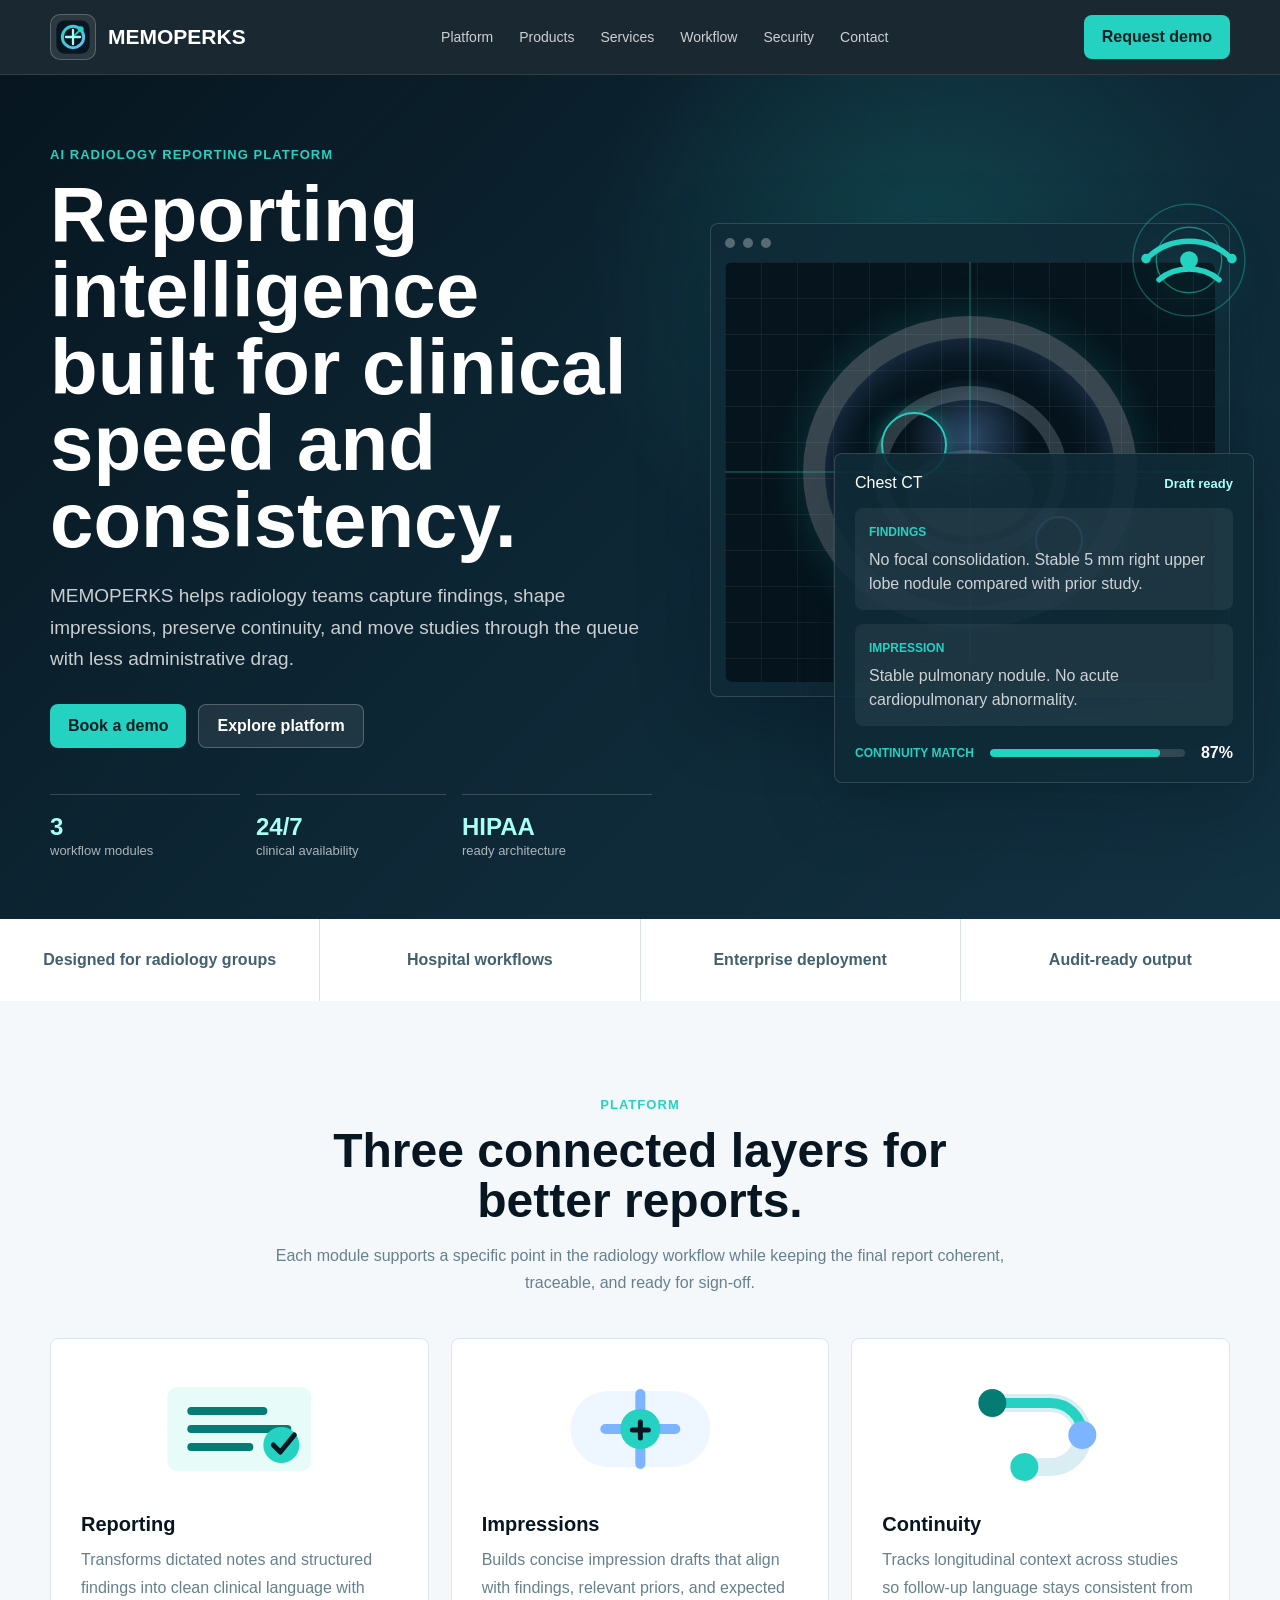
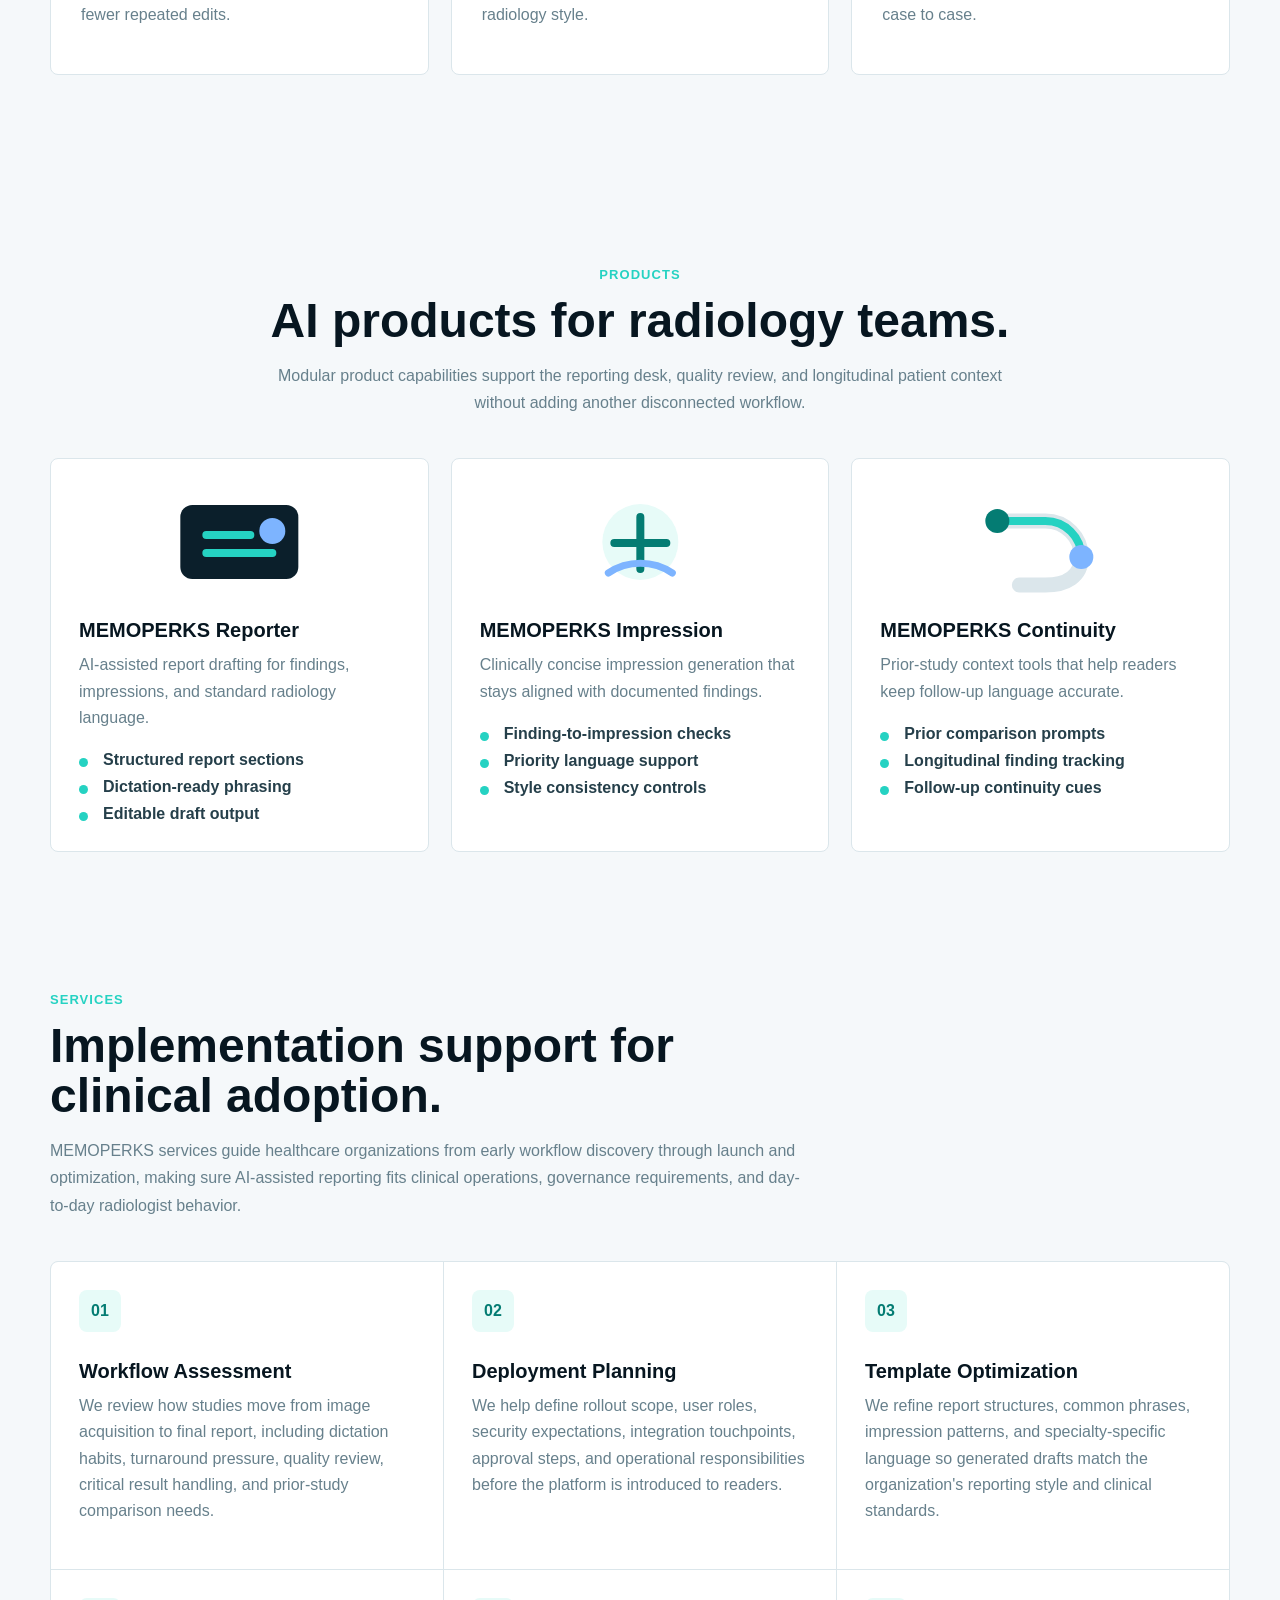
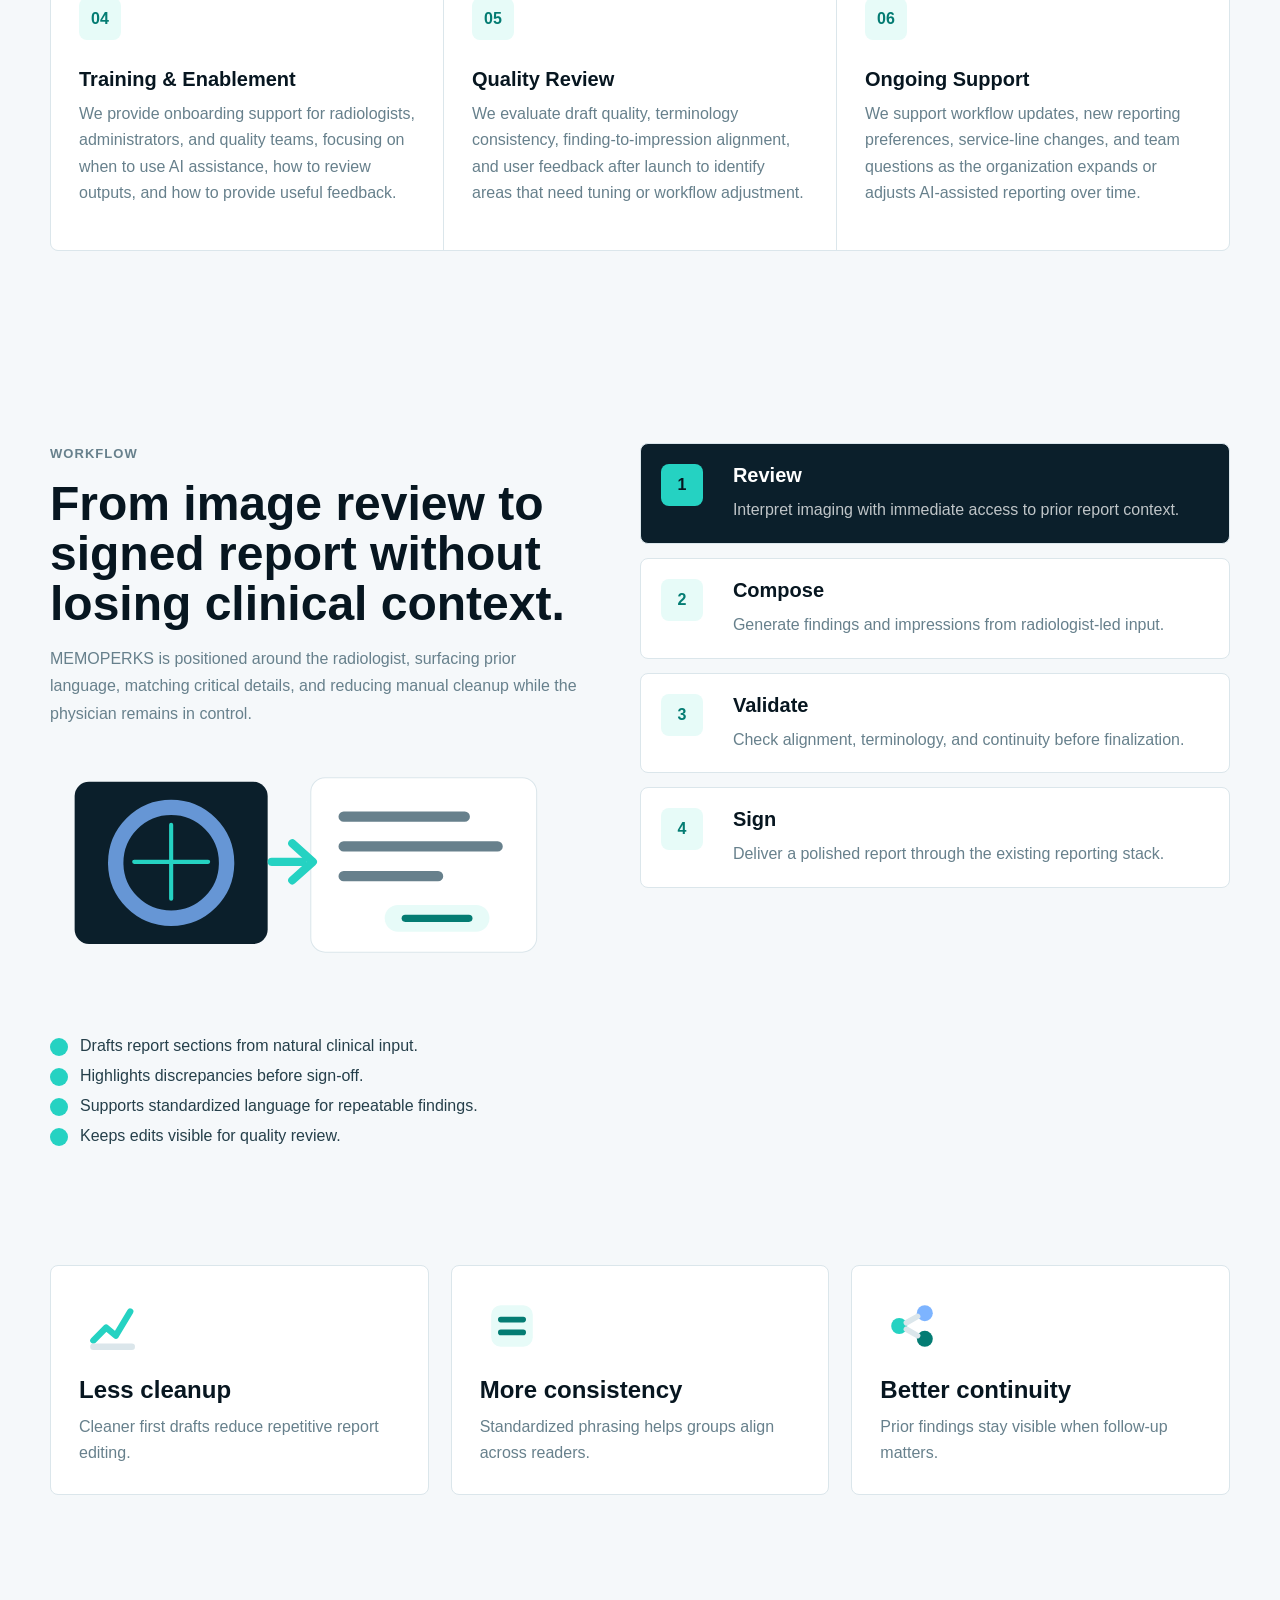
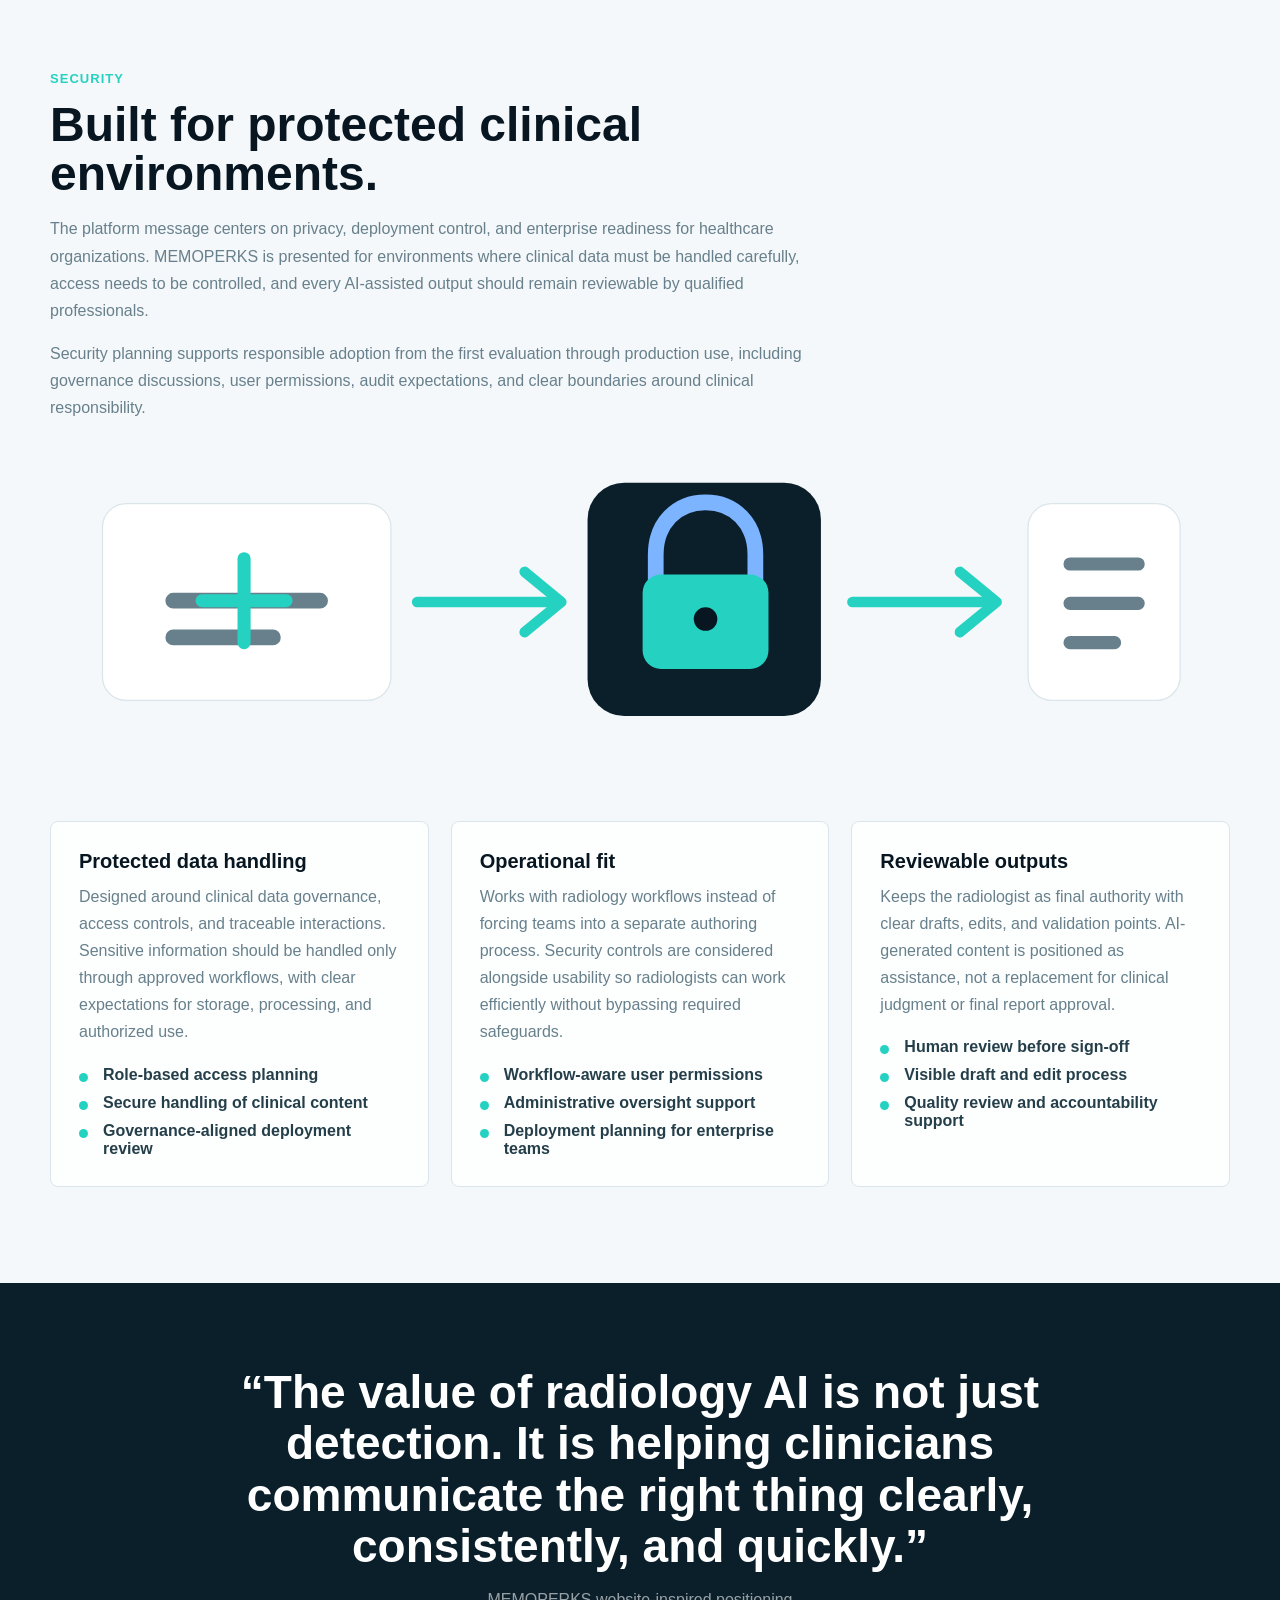
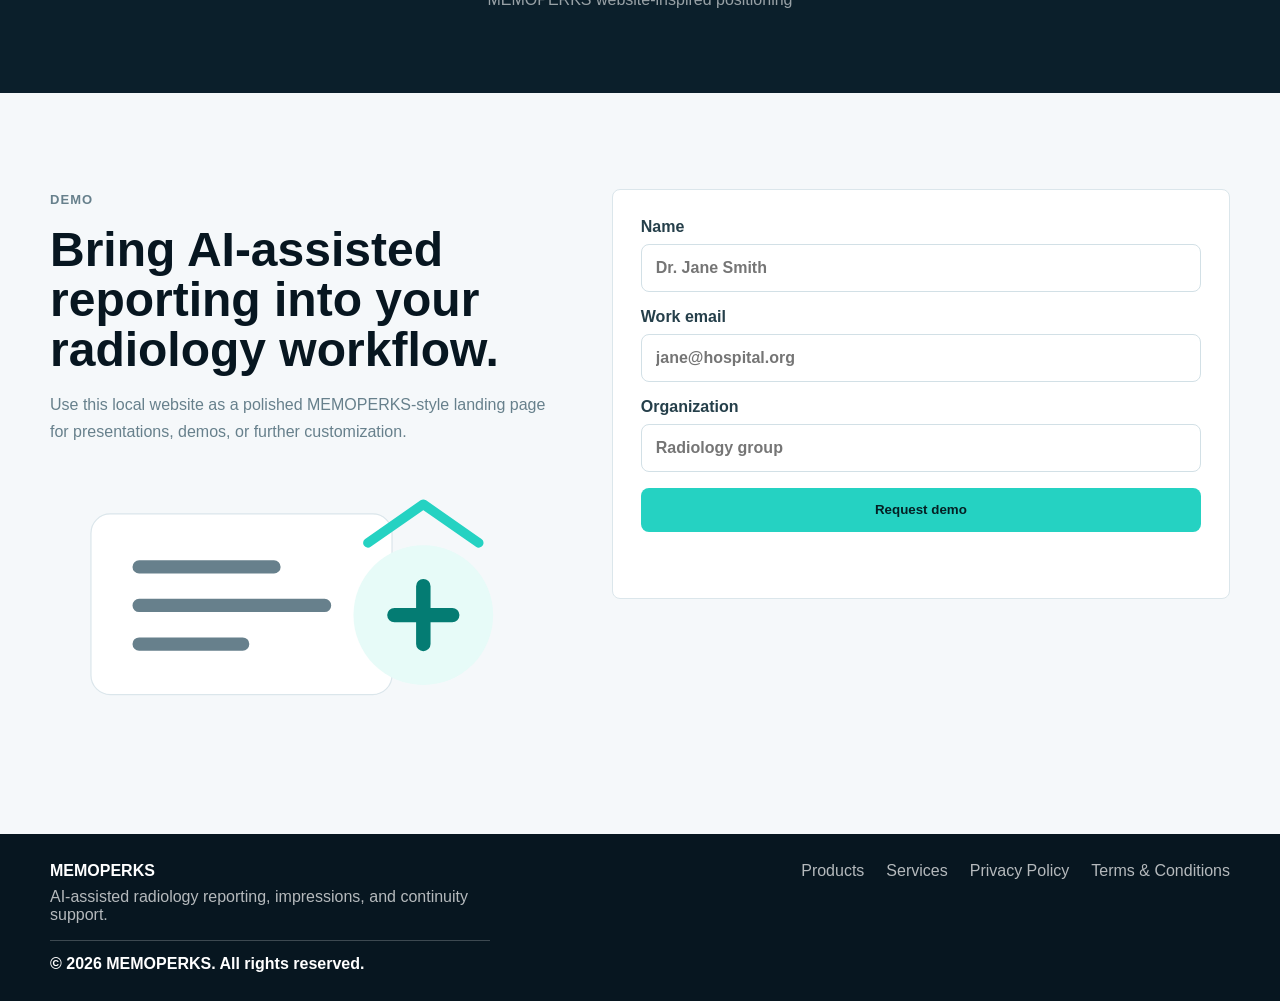
<file: index.html>
<!DOCTYPE html>
<html lang="en">
<head>
  <meta charset="UTF-8">
  <meta name="viewport" content="width=device-width, initial-scale=1.0">
  <title>MEMOPERKS | Radiology Reporting Intelligence</title>
  <link rel="stylesheet" href="styles.css">
</head>
<body>
  <header class="site-header">
    <nav class="nav-shell" aria-label="Primary navigation">
      <a class="brand" href="index.html#top" aria-label="MEMOPERKS home">
        <span class="brand-box"><img src="logo.svg" alt=""></span>
        <span class="brand-name">MEMOPERKS</span>
      </a>
      <button class="nav-toggle" type="button" aria-expanded="false" aria-controls="site-menu">
        <span></span>
        <span></span>
        <span></span>
      </button>
      <div class="nav-menu" id="site-menu">
        <a href="index.html#platform">Platform</a>
        <a href="index.html#products">Products</a>
        <a href="index.html#services">Services</a>
        <a href="index.html#workflow">Workflow</a>
        <a href="index.html#security">Security</a>
        <a href="index.html#contact">Contact</a>
      </div>
      <a class="nav-cta" href="index.html#contact">Request demo</a>
    </nav>
  </header>

  <main id="top">
    <section class="hero-section">
      <div class="hero-grid">
        <div class="hero-copy">
          <p class="eyebrow">AI radiology reporting platform</p>
          <h1>Reporting intelligence built for clinical speed and consistency.</h1>
          <p class="hero-text">MEMOPERKS helps radiology teams capture findings, shape impressions, preserve continuity, and move studies through the queue with less administrative drag.</p>
          <div class="hero-actions">
            <a class="button primary" href="index.html#contact">Book a demo</a>
            <a class="button secondary" href="index.html#platform">Explore platform</a>
          </div>
          <div class="hero-stats" aria-label="Platform highlights">
            <div>
              <strong>3</strong>
              <span>workflow modules</span>
            </div>
            <div>
              <strong>24/7</strong>
              <span>clinical availability</span>
            </div>
            <div>
              <strong>HIPAA</strong>
              <span>ready architecture</span>
            </div>
          </div>
        </div>

        <div class="hero-product" aria-label="Radiology reporting interface preview">
          <div class="scan-panel">
            <div class="scan-toolbar">
              <span></span>
              <span></span>
              <span></span>
            </div>
            <div class="scan-display">
              <div class="scan-rings"></div>
              <div class="scan-finding finding-a"></div>
              <div class="scan-finding finding-b"></div>
              <div class="scan-crosshair"></div>
            </div>
          </div>
          <svg class="hero-orbit" viewBox="0 0 220 220" role="img" aria-label="AI signal illustration">
            <circle cx="110" cy="110" r="82" fill="none" stroke="currentColor" stroke-width="2" opacity=".35"/>
            <circle cx="110" cy="110" r="48" fill="none" stroke="currentColor" stroke-width="2" opacity=".55"/>
            <path d="M48 108c34-34 91-34 124 0M66 139c24-21 64-21 88 0" fill="none" stroke="currentColor" stroke-width="8" stroke-linecap="round"/>
            <circle cx="110" cy="110" r="13" fill="currentColor"/>
            <circle cx="47" cy="108" r="7" fill="currentColor"/>
            <circle cx="173" cy="108" r="7" fill="currentColor"/>
          </svg>
          <div class="report-panel">
            <div class="panel-heading">
              <span>Chest CT</span>
              <strong>Draft ready</strong>
            </div>
            <div class="report-row">
              <span>Findings</span>
              <p>No focal consolidation. Stable 5 mm right upper lobe nodule compared with prior study.</p>
            </div>
            <div class="report-row">
              <span>Impression</span>
              <p>Stable pulmonary nodule. No acute cardiopulmonary abnormality.</p>
            </div>
            <div class="confidence">
              <span>Continuity match</span>
              <div><i style="width: 87%"></i></div>
              <strong>87%</strong>
            </div>
          </div>
        </div>
      </div>
    </section>

    <section class="trust-band" aria-label="Trusted by healthcare teams">
      <span>Designed for radiology groups</span>
      <span>Hospital workflows</span>
      <span>Enterprise deployment</span>
      <span>Audit-ready output</span>
    </section>

    <section class="section" id="platform">
      <div class="section-heading">
        <p class="eyebrow">Platform</p>
        <h2>Three connected layers for better reports.</h2>
        <p>Each module supports a specific point in the radiology workflow while keeping the final report coherent, traceable, and ready for sign-off.</p>
      </div>
      <div class="feature-grid">
        <article class="feature-card">
          <svg class="card-illustration" viewBox="0 0 180 120" aria-hidden="true">
            <rect x="18" y="18" width="144" height="84" rx="10" fill="#e7fbf8"/>
            <path d="M42 42h72M42 60h96M42 78h58" stroke="#047c73" stroke-width="8" stroke-linecap="round"/>
            <circle cx="132" cy="76" r="18" fill="#25d2c2"/>
            <path d="m124 76 7 7 14-17" fill="none" stroke="#071620" stroke-width="5" stroke-linecap="round" stroke-linejoin="round"/>
          </svg>
          <h3>Reporting</h3>
          <p>Transforms dictated notes and structured findings into clean clinical language with fewer repeated edits.</p>
        </article>
        <article class="feature-card">
          <svg class="card-illustration" viewBox="0 0 180 120" aria-hidden="true">
            <rect x="20" y="22" width="140" height="76" rx="38" fill="#eef6ff"/>
            <path d="M55 60h70M90 25v70" stroke="#7db4ff" stroke-width="10" stroke-linecap="round"/>
            <circle cx="90" cy="60" r="20" fill="#25d2c2"/>
            <path d="M82 61h16M90 53v16" stroke="#071620" stroke-width="5" stroke-linecap="round"/>
          </svg>
          <h3>Impressions</h3>
          <p>Builds concise impression drafts that align with findings, relevant priors, and expected radiology style.</p>
        </article>
        <article class="feature-card">
          <svg class="card-illustration" viewBox="0 0 180 120" aria-hidden="true">
            <path d="M42 34h58c18 0 32 14 32 32s-14 32-32 32H74" fill="none" stroke="#d9edf2" stroke-width="18" stroke-linecap="round"/>
            <path d="M42 34h58c18 0 32 14 32 32" fill="none" stroke="#25d2c2" stroke-width="10" stroke-linecap="round"/>
            <circle cx="42" cy="34" r="14" fill="#047c73"/>
            <circle cx="132" cy="66" r="14" fill="#7db4ff"/>
            <circle cx="74" cy="98" r="14" fill="#25d2c2"/>
          </svg>
          <h3>Continuity</h3>
          <p>Tracks longitudinal context across studies so follow-up language stays consistent from case to case.</p>
        </article>
      </div>
    </section>

    <section class="product-service-section" id="products">
      <div class="section-heading">
        <p class="eyebrow">Products</p>
        <h2>AI products for radiology teams.</h2>
        <p>Modular product capabilities support the reporting desk, quality review, and longitudinal patient context without adding another disconnected workflow.</p>
      </div>
      <div class="product-grid">
        <article class="product-card">
          <svg class="product-svg" viewBox="0 0 150 110" aria-hidden="true">
            <rect x="16" y="18" width="118" height="74" rx="12" fill="#0b1f2b"/>
            <path d="M42 48h44M42 66h66" stroke="#25d2c2" stroke-width="8" stroke-linecap="round"/>
            <circle cx="108" cy="44" r="13" fill="#7db4ff"/>
          </svg>
          <h3>MEMOPERKS Reporter</h3>
          <p>AI-assisted report drafting for findings, impressions, and standard radiology language.</p>
          <ul>
            <li>Structured report sections</li>
            <li>Dictation-ready phrasing</li>
            <li>Editable draft output</li>
          </ul>
        </article>
        <article class="product-card">
          <svg class="product-svg" viewBox="0 0 150 110" aria-hidden="true">
            <circle cx="75" cy="55" r="38" fill="#e7fbf8"/>
            <path d="M49 56h52M75 30v52" stroke="#047c73" stroke-width="8" stroke-linecap="round"/>
            <path d="M43 86c19-13 45-13 64 0" fill="none" stroke="#7db4ff" stroke-width="7" stroke-linecap="round"/>
          </svg>
          <h3>MEMOPERKS Impression</h3>
          <p>Clinically concise impression generation that stays aligned with documented findings.</p>
          <ul>
            <li>Finding-to-impression checks</li>
            <li>Priority language support</li>
            <li>Style consistency controls</li>
          </ul>
        </article>
        <article class="product-card">
          <svg class="product-svg" viewBox="0 0 150 110" aria-hidden="true">
            <path d="M32 34h48c20 0 36 16 36 36S100 98 80 98H54" fill="none" stroke="#dbe6eb" stroke-width="15" stroke-linecap="round"/>
            <path d="M32 34h48c20 0 36 16 36 36" fill="none" stroke="#25d2c2" stroke-width="8" stroke-linecap="round"/>
            <circle cx="32" cy="34" r="12" fill="#047c73"/>
            <circle cx="116" cy="70" r="12" fill="#7db4ff"/>
          </svg>
          <h3>MEMOPERKS Continuity</h3>
          <p>Prior-study context tools that help readers keep follow-up language accurate.</p>
          <ul>
            <li>Prior comparison prompts</li>
            <li>Longitudinal finding tracking</li>
            <li>Follow-up continuity cues</li>
          </ul>
        </article>
      </div>
    </section>

    <section class="product-service-section services-band" id="services">
      <div class="section-heading align-left">
        <p class="eyebrow">Services</p>
        <h2>Implementation support for clinical adoption.</h2>
        <p>MEMOPERKS services guide healthcare organizations from early workflow discovery through launch and optimization, making sure AI-assisted reporting fits clinical operations, governance requirements, and day-to-day radiologist behavior.</p>
      </div>
      <div class="service-grid">
        <article>
          <span>01</span>
          <h3>Workflow Assessment</h3>
          <p>We review how studies move from image acquisition to final report, including dictation habits, turnaround pressure, quality review, critical result handling, and prior-study comparison needs.</p>
        </article>
        <article>
          <span>02</span>
          <h3>Deployment Planning</h3>
          <p>We help define rollout scope, user roles, security expectations, integration touchpoints, approval steps, and operational responsibilities before the platform is introduced to readers.</p>
        </article>
        <article>
          <span>03</span>
          <h3>Template Optimization</h3>
          <p>We refine report structures, common phrases, impression patterns, and specialty-specific language so generated drafts match the organization's reporting style and clinical standards.</p>
        </article>
        <article>
          <span>04</span>
          <h3>Training & Enablement</h3>
          <p>We provide onboarding support for radiologists, administrators, and quality teams, focusing on when to use AI assistance, how to review outputs, and how to provide useful feedback.</p>
        </article>
        <article>
          <span>05</span>
          <h3>Quality Review</h3>
          <p>We evaluate draft quality, terminology consistency, finding-to-impression alignment, and user feedback after launch to identify areas that need tuning or workflow adjustment.</p>
        </article>
        <article>
          <span>06</span>
          <h3>Ongoing Support</h3>
          <p>We support workflow updates, new reporting preferences, service-line changes, and team questions as the organization expands or adjusts AI-assisted reporting over time.</p>
        </article>
      </div>
    </section>

    <section class="workflow-section" id="workflow">
      <div class="workflow-copy">
        <p class="eyebrow">Workflow</p>
        <h2>From image review to signed report without losing clinical context.</h2>
        <p>MEMOPERKS is positioned around the radiologist, surfacing prior language, matching critical details, and reducing manual cleanup while the physician remains in control.</p>
        <svg class="section-illustration workflow-illustration" viewBox="0 0 520 250" role="img" aria-label="Radiology workflow illustration">
          <rect x="24" y="28" width="188" height="158" rx="14" fill="#0b1f2b"/>
          <circle cx="118" cy="107" r="54" fill="none" stroke="#7db4ff" stroke-width="15" opacity=".8"/>
          <path d="M82 106h72M118 70v72" stroke="#25d2c2" stroke-width="4" stroke-linecap="round"/>
          <rect x="254" y="24" width="220" height="170" rx="14" fill="#ffffff" stroke="#dbe6eb"/>
          <path d="M286 62h118M286 91h150M286 120h92" stroke="#67808c" stroke-width="10" stroke-linecap="round"/>
          <path d="M216 106h30" stroke="#25d2c2" stroke-width="8" stroke-linecap="round"/>
          <path d="m236 88 20 18-20 18" fill="none" stroke="#25d2c2" stroke-width="8" stroke-linecap="round" stroke-linejoin="round"/>
          <rect x="326" y="148" width="102" height="26" rx="13" fill="#e7fbf8"/>
          <path d="M346 161h62" stroke="#047c73" stroke-width="7" stroke-linecap="round"/>
        </svg>
        <ul class="check-list">
          <li>Drafts report sections from natural clinical input.</li>
          <li>Highlights discrepancies before sign-off.</li>
          <li>Supports standardized language for repeatable findings.</li>
          <li>Keeps edits visible for quality review.</li>
        </ul>
      </div>
      <div class="timeline" aria-label="Workflow steps">
        <div class="timeline-item active">
          <span>1</span>
          <div>
            <h3>Review</h3>
            <p>Interpret imaging with immediate access to prior report context.</p>
          </div>
        </div>
        <div class="timeline-item">
          <span>2</span>
          <div>
            <h3>Compose</h3>
            <p>Generate findings and impressions from radiologist-led input.</p>
          </div>
        </div>
        <div class="timeline-item">
          <span>3</span>
          <div>
            <h3>Validate</h3>
            <p>Check alignment, terminology, and continuity before finalization.</p>
          </div>
        </div>
        <div class="timeline-item">
          <span>4</span>
          <div>
            <h3>Sign</h3>
            <p>Deliver a polished report through the existing reporting stack.</p>
          </div>
        </div>
      </div>
    </section>

    <section class="section metrics-section">
      <div class="metric">
        <svg class="metric-svg" viewBox="0 0 80 80" aria-hidden="true">
          <path d="M18 58 34 42l12 10 18-30" fill="none" stroke="#25d2c2" stroke-width="8" stroke-linecap="round" stroke-linejoin="round"/>
          <path d="M18 66h48" stroke="#dbe6eb" stroke-width="8" stroke-linecap="round"/>
        </svg>
        <strong>Less cleanup</strong>
        <span>Cleaner first drafts reduce repetitive report editing.</span>
      </div>
      <div class="metric">
        <svg class="metric-svg" viewBox="0 0 80 80" aria-hidden="true">
          <rect x="14" y="14" width="52" height="52" rx="12" fill="#e7fbf8"/>
          <path d="M26 32h28M26 48h28" stroke="#047c73" stroke-width="7" stroke-linecap="round"/>
        </svg>
        <strong>More consistency</strong>
        <span>Standardized phrasing helps groups align across readers.</span>
      </div>
      <div class="metric">
        <svg class="metric-svg" viewBox="0 0 80 80" aria-hidden="true">
          <circle cx="24" cy="40" r="10" fill="#25d2c2"/>
          <circle cx="56" cy="24" r="10" fill="#7db4ff"/>
          <circle cx="56" cy="56" r="10" fill="#047c73"/>
          <path d="M33 36 47 28M33 44l14 8" stroke="#dbe6eb" stroke-width="7" stroke-linecap="round"/>
        </svg>
        <strong>Better continuity</strong>
        <span>Prior findings stay visible when follow-up matters.</span>
      </div>
    </section>

    <section class="security-section" id="security">
      <div class="section-heading align-left">
        <p class="eyebrow">Security</p>
        <h2>Built for protected clinical environments.</h2>
        <p>The platform message centers on privacy, deployment control, and enterprise readiness for healthcare organizations. MEMOPERKS is presented for environments where clinical data must be handled carefully, access needs to be controlled, and every AI-assisted output should remain reviewable by qualified professionals.</p>
        <p>Security planning supports responsible adoption from the first evaluation through production use, including governance discussions, user permissions, audit expectations, and clear boundaries around clinical responsibility.</p>
      </div>
      <svg class="section-illustration security-illustration" viewBox="0 0 900 260" role="img" aria-label="Healthcare security illustration">
        <rect x="40" y="44" width="220" height="150" rx="18" fill="#ffffff" stroke="#dbe6eb"/>
        <path d="M94 118h112M94 146h76" stroke="#67808c" stroke-width="12" stroke-linecap="round"/>
        <path d="M148 86v64M116 118h64" stroke="#25d2c2" stroke-width="10" stroke-linecap="round"/>
        <path d="M280 119h100" stroke="#25d2c2" stroke-width="8" stroke-linecap="round"/>
        <path d="m362 96 28 23-28 23" fill="none" stroke="#25d2c2" stroke-width="8" stroke-linecap="round" stroke-linejoin="round"/>
        <rect x="410" y="28" width="178" height="178" rx="28" fill="#0b1f2b"/>
        <path d="M462 103V83c0-24 16-40 38-40s38 16 38 40v20" fill="none" stroke="#7db4ff" stroke-width="12" stroke-linecap="round"/>
        <rect x="452" y="98" width="96" height="72" rx="14" fill="#25d2c2"/>
        <circle cx="500" cy="132" r="9" fill="#071620"/>
        <path d="M612 119h100" stroke="#25d2c2" stroke-width="8" stroke-linecap="round"/>
        <path d="m694 96 28 23-28 23" fill="none" stroke="#25d2c2" stroke-width="8" stroke-linecap="round" stroke-linejoin="round"/>
        <rect x="746" y="44" width="116" height="150" rx="18" fill="#ffffff" stroke="#dbe6eb"/>
        <path d="M778 90h52M778 120h52M778 150h34" stroke="#67808c" stroke-width="10" stroke-linecap="round"/>
      </svg>
      <div class="security-grid">
        <div>
          <h3>Protected data handling</h3>
          <p>Designed around clinical data governance, access controls, and traceable interactions. Sensitive information should be handled only through approved workflows, with clear expectations for storage, processing, and authorized use.</p>
          <ul>
            <li>Role-based access planning</li>
            <li>Secure handling of clinical content</li>
            <li>Governance-aligned deployment review</li>
          </ul>
        </div>
        <div>
          <h3>Operational fit</h3>
          <p>Works with radiology workflows instead of forcing teams into a separate authoring process. Security controls are considered alongside usability so radiologists can work efficiently without bypassing required safeguards.</p>
          <ul>
            <li>Workflow-aware user permissions</li>
            <li>Administrative oversight support</li>
            <li>Deployment planning for enterprise teams</li>
          </ul>
        </div>
        <div>
          <h3>Reviewable outputs</h3>
          <p>Keeps the radiologist as final authority with clear drafts, edits, and validation points. AI-generated content is positioned as assistance, not a replacement for clinical judgment or final report approval.</p>
          <ul>
            <li>Human review before sign-off</li>
            <li>Visible draft and edit process</li>
            <li>Quality review and accountability support</li>
          </ul>
        </div>
      </div>
    </section>

    <section class="quote-section">
      <blockquote>
        “The value of radiology AI is not just detection. It is helping clinicians communicate the right thing clearly, consistently, and quickly.”
      </blockquote>
      <p>MEMOPERKS website-inspired positioning</p>
    </section>

    <section class="contact-section" id="contact">
      <div>
        <p class="eyebrow">Demo</p>
        <h2>Bring AI-assisted reporting into your radiology workflow.</h2>
        <p>Use this local website as a polished MEMOPERKS-style landing page for presentations, demos, or further customization.</p>
        <svg class="section-illustration contact-illustration" viewBox="0 0 420 220" role="img" aria-label="Demo request illustration">
          <rect x="34" y="34" width="250" height="150" rx="16" fill="#ffffff" stroke="#dbe6eb"/>
          <path d="M74 78h112M74 110h154M74 142h86" stroke="#67808c" stroke-width="11" stroke-linecap="round"/>
          <circle cx="310" cy="118" r="58" fill="#e7fbf8"/>
          <path d="M286 118h48M310 94v48" stroke="#047c73" stroke-width="12" stroke-linecap="round"/>
          <path d="M264 58 310 26l46 32" fill="none" stroke="#25d2c2" stroke-width="8" stroke-linecap="round" stroke-linejoin="round"/>
        </svg>
      </div>
      <form class="contact-form">
        <label>
          Name
          <input type="text" name="name" placeholder="Dr. Jane Smith">
        </label>
        <label>
          Work email
          <input type="email" name="email" placeholder="jane@hospital.org">
        </label>
        <label>
          Organization
          <input type="text" name="organization" placeholder="Radiology group">
        </label>
        <button class="button primary" type="submit">Request demo</button>
        <p class="form-note" role="status" aria-live="polite"></p>
      </form>
    </section>
  </main>

  <footer class="site-footer">
    <div>
      <span>MEMOPERKS</span>
      <p>AI-assisted radiology reporting, impressions, and continuity support.</p>
      <p class="copyright">&copy; 2026 MEMOPERKS. All rights reserved.</p>
    </div>
    <nav aria-label="Footer navigation">
      <a href="index.html#products">Products</a>
      <a href="index.html#services">Services</a>
      <a href="privacy.html">Privacy Policy</a>
      <a href="terms.html">Terms & Conditions</a>
    </nav>
  </footer>

  <script src="script.js"></script>
</body>
</html>
</file>
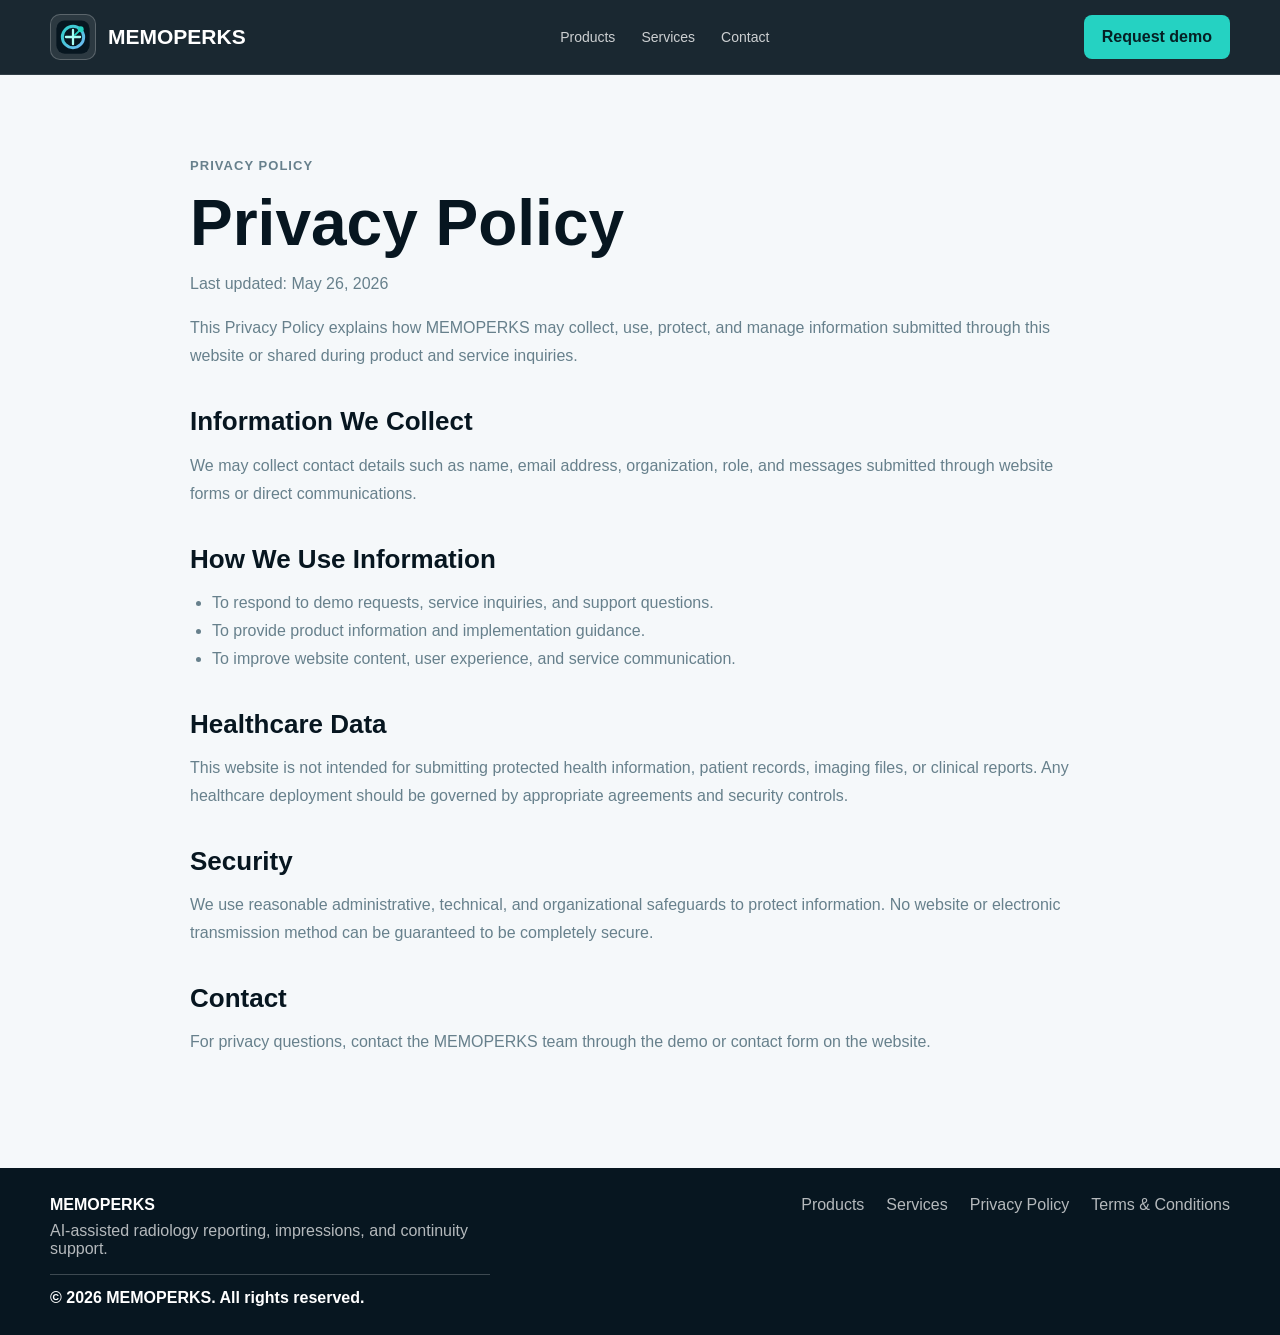
<file: privacy.html>
<!DOCTYPE html>
<html lang="en">
<head>
  <meta charset="UTF-8">
  <meta name="viewport" content="width=device-width, initial-scale=1.0">
  <title>Privacy Policy | MEMOPERKS</title>
  <link rel="stylesheet" href="styles.css">
</head>
<body>
  <header class="site-header">
    <nav class="nav-shell" aria-label="Primary navigation">
      <a class="brand" href="index.html">
        <span class="brand-box"><img src="logo.svg" alt=""></span>
        <span class="brand-name">MEMOPERKS</span>
      </a>
      <div class="nav-menu legal-nav">
        <a href="index.html#products">Products</a>
        <a href="index.html#services">Services</a>
        <a href="index.html#contact">Contact</a>
      </div>
      <a class="nav-cta" href="index.html#contact">Request demo</a>
    </nav>
  </header>

  <main class="legal-main">
    <p class="eyebrow">Privacy Policy</p>
    <h1>Privacy Policy</h1>
    <p>Last updated: May 26, 2026</p>
    <p>This Privacy Policy explains how MEMOPERKS may collect, use, protect, and manage information submitted through this website or shared during product and service inquiries.</p>

    <h2>Information We Collect</h2>
    <p>We may collect contact details such as name, email address, organization, role, and messages submitted through website forms or direct communications.</p>

    <h2>How We Use Information</h2>
    <ul>
      <li>To respond to demo requests, service inquiries, and support questions.</li>
      <li>To provide product information and implementation guidance.</li>
      <li>To improve website content, user experience, and service communication.</li>
    </ul>

    <h2>Healthcare Data</h2>
    <p>This website is not intended for submitting protected health information, patient records, imaging files, or clinical reports. Any healthcare deployment should be governed by appropriate agreements and security controls.</p>

    <h2>Security</h2>
    <p>We use reasonable administrative, technical, and organizational safeguards to protect information. No website or electronic transmission method can be guaranteed to be completely secure.</p>

    <h2>Contact</h2>
    <p>For privacy questions, contact the MEMOPERKS team through the demo or contact form on the website.</p>
  </main>

  <footer class="site-footer">
    <div>
      <span>MEMOPERKS</span>
      <p>AI-assisted radiology reporting, impressions, and continuity support.</p>
      <p class="copyright">&copy; 2026 MEMOPERKS. All rights reserved.</p>
    </div>
    <nav aria-label="Footer navigation">
      <a href="index.html#products">Products</a>
      <a href="index.html#services">Services</a>
      <a href="privacy.html">Privacy Policy</a>
      <a href="terms.html">Terms & Conditions</a>
    </nav>
  </footer>
</body>
</html>
</file>
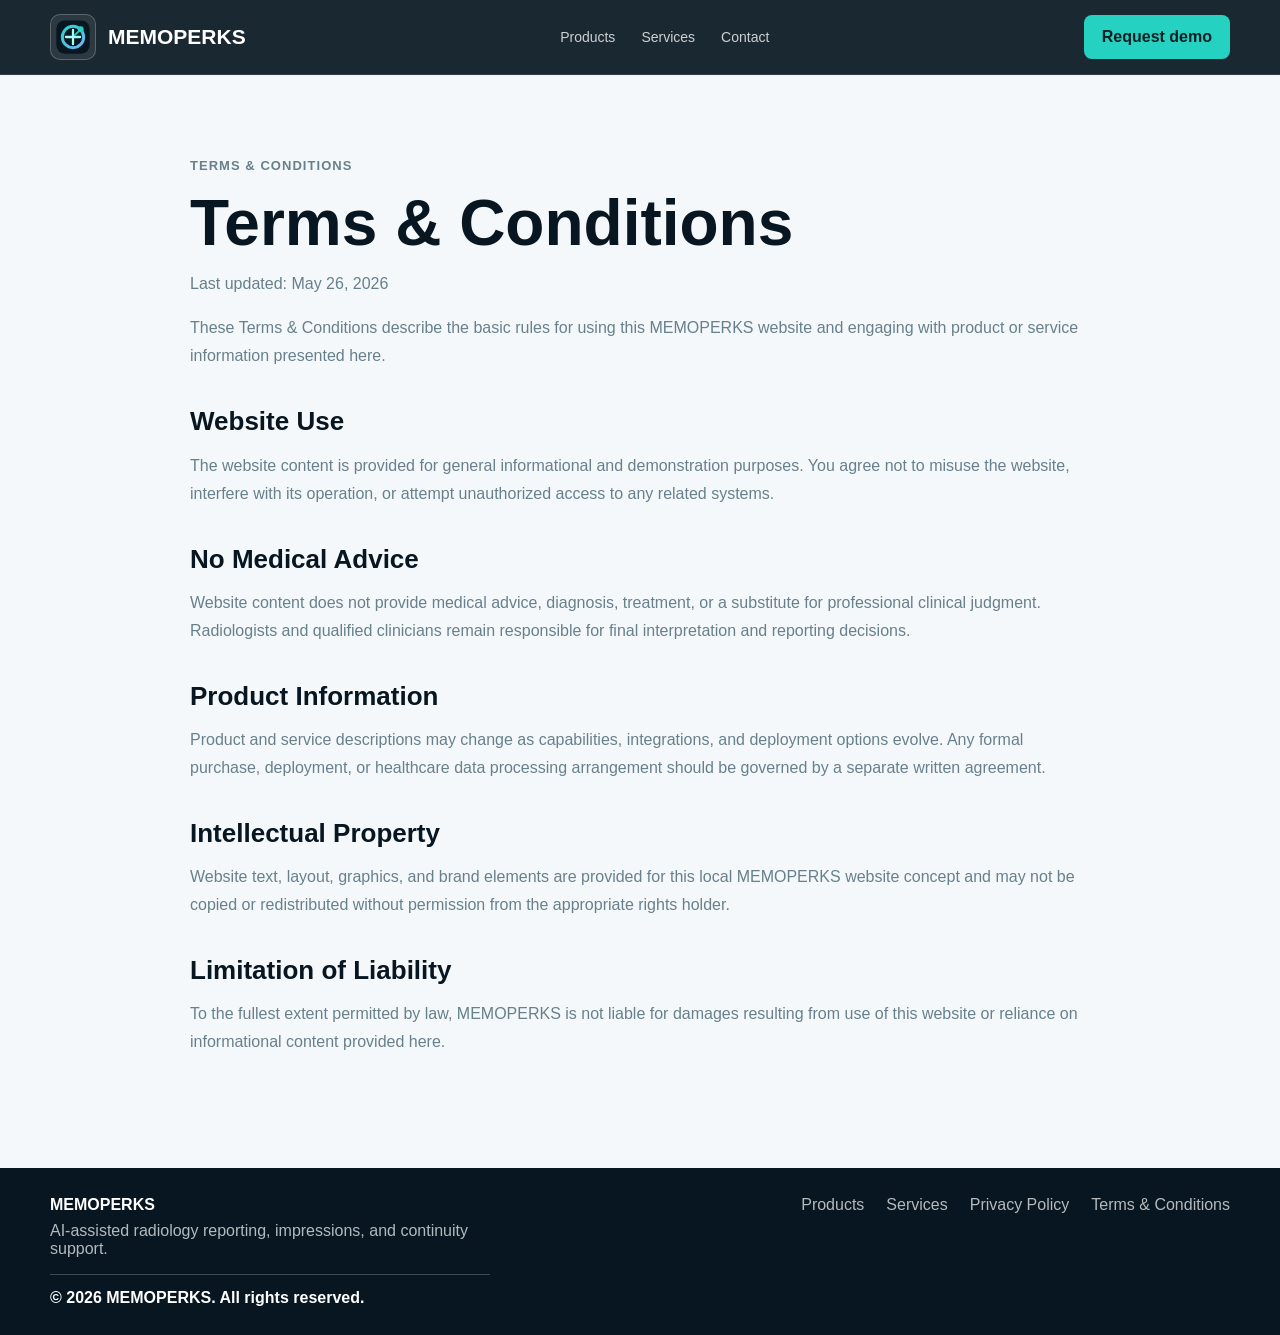
<file: terms.html>
<!DOCTYPE html>
<html lang="en">
<head>
  <meta charset="UTF-8">
  <meta name="viewport" content="width=device-width, initial-scale=1.0">
  <title>Terms & Conditions | MEMOPERKS</title>
  <link rel="stylesheet" href="styles.css">
</head>
<body>
  <header class="site-header">
    <nav class="nav-shell" aria-label="Primary navigation">
      <a class="brand" href="index.html">
        <span class="brand-box"><img src="logo.svg" alt=""></span>
        <span class="brand-name">MEMOPERKS</span>
      </a>
      <div class="nav-menu legal-nav">
        <a href="index.html#products">Products</a>
        <a href="index.html#services">Services</a>
        <a href="index.html#contact">Contact</a>
      </div>
      <a class="nav-cta" href="index.html#contact">Request demo</a>
    </nav>
  </header>

  <main class="legal-main">
    <p class="eyebrow">Terms & Conditions</p>
    <h1>Terms & Conditions</h1>
    <p>Last updated: May 26, 2026</p>
    <p>These Terms & Conditions describe the basic rules for using this MEMOPERKS website and engaging with product or service information presented here.</p>

    <h2>Website Use</h2>
    <p>The website content is provided for general informational and demonstration purposes. You agree not to misuse the website, interfere with its operation, or attempt unauthorized access to any related systems.</p>

    <h2>No Medical Advice</h2>
    <p>Website content does not provide medical advice, diagnosis, treatment, or a substitute for professional clinical judgment. Radiologists and qualified clinicians remain responsible for final interpretation and reporting decisions.</p>

    <h2>Product Information</h2>
    <p>Product and service descriptions may change as capabilities, integrations, and deployment options evolve. Any formal purchase, deployment, or healthcare data processing arrangement should be governed by a separate written agreement.</p>

    <h2>Intellectual Property</h2>
    <p>Website text, layout, graphics, and brand elements are provided for this local MEMOPERKS website concept and may not be copied or redistributed without permission from the appropriate rights holder.</p>

    <h2>Limitation of Liability</h2>
    <p>To the fullest extent permitted by law, MEMOPERKS is not liable for damages resulting from use of this website or reliance on informational content provided here.</p>
  </main>

  <footer class="site-footer">
    <div>
      <span>MEMOPERKS</span>
      <p>AI-assisted radiology reporting, impressions, and continuity support.</p>
      <p class="copyright">&copy; 2026 MEMOPERKS. All rights reserved.</p>
    </div>
    <nav aria-label="Footer navigation">
      <a href="index.html#products">Products</a>
      <a href="index.html#services">Services</a>
      <a href="privacy.html">Privacy Policy</a>
      <a href="terms.html">Terms & Conditions</a>
    </nav>
  </footer>
</body>
</html>
</file>
<file: styles.css>
:root {
  --ink: #071620;
  --midnight: #0b1f2b;
  --panel: #102b38;
  --panel-light: #173847;
  --teal: #25d2c2;
  --mint: #a8fff4;
  --sky: #7db4ff;
  --paper: #f5f8fa;
  --muted: #67808c;
  --line: rgba(255, 255, 255, 0.14);
  --shadow: 0 24px 70px rgba(3, 17, 28, 0.28);
}

* {
  box-sizing: border-box;
}

html {
  scroll-behavior: smooth;
}

body {
  margin: 0;
  font-family: "Segoe UI", Arial, sans-serif;
  color: var(--ink);
  background: var(--paper);
}

a {
  color: inherit;
  text-decoration: none;
}

.site-header {
  position: sticky;
  top: 0;
  z-index: 20;
  background: rgba(7, 22, 32, 0.92);
  border-bottom: 1px solid rgba(255, 255, 255, 0.1);
  backdrop-filter: blur(16px);
}

.nav-shell {
  width: min(1180px, calc(100% - 32px));
  margin: 0 auto;
  min-height: 74px;
  display: flex;
  align-items: center;
  justify-content: space-between;
  gap: 24px;
  color: #fff;
}

.brand {
  display: inline-flex;
  align-items: center;
  gap: 12px;
  color: #fff;
  font-weight: 800;
  letter-spacing: 0;
}

.brand-box {
  width: 46px;
  height: 46px;
  display: grid;
  place-items: center;
  border: 1px solid rgba(255, 255, 255, 0.22);
  border-radius: 10px;
  background: rgba(255, 255, 255, 0.08);
}

.brand-box img {
  display: block;
  width: 38px;
  height: auto;
}

.brand-name {
  font-size: 21px;
}

.nav-menu {
  display: flex;
  align-items: center;
  gap: 26px;
  font-size: 14px;
  color: rgba(255, 255, 255, 0.78);
}

.nav-menu a:hover {
  color: #fff;
}

.nav-cta,
.button {
  min-height: 44px;
  display: inline-flex;
  align-items: center;
  justify-content: center;
  border: 0;
  border-radius: 8px;
  padding: 0 18px;
  font-weight: 700;
  cursor: pointer;
}

.nav-cta,
.button.primary {
  background: var(--teal);
  color: #052024;
}

.button.secondary {
  color: #fff;
  border: 1px solid rgba(255, 255, 255, 0.24);
  background: rgba(255, 255, 255, 0.08);
}

.nav-toggle {
  display: none;
  width: 44px;
  height: 44px;
  border: 1px solid rgba(255, 255, 255, 0.2);
  border-radius: 8px;
  background: transparent;
}

.nav-toggle span {
  display: block;
  width: 18px;
  height: 2px;
  margin: 4px auto;
  background: #fff;
}

.hero-section {
  min-height: calc(100vh - 74px);
  display: grid;
  align-items: center;
  background:
    radial-gradient(circle at 72% 24%, rgba(37, 210, 194, 0.18), transparent 30%),
    linear-gradient(135deg, #071620 0%, #0d2634 48%, #123141 100%);
  color: #fff;
  overflow: hidden;
}

.hero-grid {
  width: min(1180px, calc(100% - 32px));
  margin: 0 auto;
  padding: 72px 0 60px;
  display: grid;
  grid-template-columns: minmax(0, 1fr) minmax(360px, 520px);
  gap: 58px;
  align-items: center;
}

.eyebrow {
  margin: 0 0 14px;
  color: var(--teal);
  font-size: 13px;
  font-weight: 800;
  letter-spacing: 0.08em;
  text-transform: uppercase;
}

h1,
h2,
h3,
p {
  margin-top: 0;
}

h1 {
  max-width: 820px;
  margin-bottom: 22px;
  font-size: clamp(42px, 7vw, 78px);
  line-height: 0.98;
  letter-spacing: 0;
}

h2 {
  margin-bottom: 16px;
  font-size: clamp(30px, 4vw, 48px);
  line-height: 1.04;
  letter-spacing: 0;
}

h3 {
  margin-bottom: 10px;
  font-size: 20px;
}

.hero-text {
  max-width: 640px;
  color: rgba(255, 255, 255, 0.78);
  font-size: 19px;
  line-height: 1.65;
}

.hero-actions {
  display: flex;
  flex-wrap: wrap;
  gap: 12px;
  margin-top: 30px;
}

.hero-stats {
  display: grid;
  grid-template-columns: repeat(3, 1fr);
  gap: 16px;
  margin-top: 46px;
}

.hero-stats div {
  border-top: 1px solid rgba(255, 255, 255, 0.18);
  padding-top: 18px;
}

.hero-stats strong {
  display: block;
  color: var(--mint);
  font-size: 24px;
}

.hero-stats span {
  color: rgba(255, 255, 255, 0.66);
  font-size: 13px;
}

.hero-product {
  position: relative;
  min-height: 560px;
}

.hero-orbit {
  position: absolute;
  top: -38px;
  right: -34px;
  width: 150px;
  height: 150px;
  color: var(--teal);
  filter: drop-shadow(0 18px 24px rgba(37, 210, 194, 0.24));
}

.scan-panel,
.report-panel {
  border: 1px solid var(--line);
  border-radius: 8px;
  background: rgba(16, 43, 56, 0.9);
  box-shadow: var(--shadow);
}

.scan-panel {
  padding: 14px;
}

.scan-toolbar {
  display: flex;
  gap: 8px;
  margin-bottom: 14px;
}

.scan-toolbar span {
  width: 10px;
  height: 10px;
  border-radius: 50%;
  background: rgba(255, 255, 255, 0.3);
}

.scan-display {
  position: relative;
  height: 420px;
  overflow: hidden;
  border-radius: 8px;
  background:
    linear-gradient(rgba(255, 255, 255, 0.06) 1px, transparent 1px),
    linear-gradient(90deg, rgba(255, 255, 255, 0.06) 1px, transparent 1px),
    radial-gradient(circle at 50% 42%, rgba(125, 180, 255, 0.35), transparent 18%),
    #06141d;
  background-size: 36px 36px, 36px 36px, auto, auto;
}

.scan-rings {
  position: absolute;
  inset: 54px 78px;
  border: 22px solid rgba(232, 247, 255, 0.22);
  border-radius: 50%;
  box-shadow: inset 0 0 38px rgba(125, 180, 255, 0.25), 0 0 42px rgba(37, 210, 194, 0.18);
}

.scan-rings::before,
.scan-rings::after {
  content: "";
  position: absolute;
  border-radius: 50%;
}

.scan-rings::before {
  inset: 48px;
  border: 14px solid rgba(232, 247, 255, 0.18);
}

.scan-rings::after {
  inset: 112px 82px 70px;
  background: rgba(232, 247, 255, 0.16);
}

.scan-finding {
  position: absolute;
  border: 2px solid var(--teal);
  border-radius: 50%;
  box-shadow: 0 0 20px rgba(37, 210, 194, 0.45);
}

.finding-a {
  width: 66px;
  height: 66px;
  top: 150px;
  left: 156px;
}

.finding-b {
  width: 48px;
  height: 48px;
  right: 132px;
  bottom: 118px;
  border-color: var(--sky);
}

.scan-crosshair {
  position: absolute;
  inset: 0;
  background:
    linear-gradient(90deg, transparent calc(50% - 1px), rgba(37, 210, 194, 0.5), transparent calc(50% + 1px)),
    linear-gradient(transparent calc(50% - 1px), rgba(37, 210, 194, 0.5), transparent calc(50% + 1px));
}

.report-panel {
  position: absolute;
  right: -24px;
  bottom: 0;
  width: min(420px, 92%);
  padding: 20px;
}

.panel-heading,
.confidence {
  display: flex;
  align-items: center;
  justify-content: space-between;
  gap: 16px;
}

.panel-heading {
  margin-bottom: 16px;
  color: #fff;
}

.panel-heading strong {
  color: var(--mint);
  font-size: 13px;
}

.report-row {
  margin-top: 14px;
  padding: 14px;
  border-radius: 8px;
  background: rgba(255, 255, 255, 0.06);
}

.report-row span,
.confidence span {
  color: var(--teal);
  font-size: 12px;
  font-weight: 800;
  text-transform: uppercase;
}

.report-row p {
  margin: 8px 0 0;
  color: rgba(255, 255, 255, 0.78);
  line-height: 1.5;
}

.confidence {
  margin-top: 18px;
  color: #fff;
}

.confidence div {
  flex: 1;
  height: 8px;
  overflow: hidden;
  border-radius: 999px;
  background: rgba(255, 255, 255, 0.14);
}

.confidence i {
  display: block;
  height: 100%;
  border-radius: inherit;
  background: var(--teal);
}

.trust-band {
  display: grid;
  grid-template-columns: repeat(4, 1fr);
  gap: 1px;
  background: #d8e3e8;
}

.trust-band span {
  min-height: 82px;
  display: grid;
  place-items: center;
  padding: 18px;
  background: #fff;
  color: #42606d;
  font-weight: 700;
  text-align: center;
}

.section,
.workflow-section,
.security-section,
.contact-section,
.product-service-section {
  width: min(1180px, calc(100% - 32px));
  margin: 0 auto;
  padding: 96px 0;
}

.section-heading {
  max-width: 760px;
  margin: 0 auto 42px;
  text-align: center;
}

.section-heading p:not(.eyebrow),
.workflow-copy p,
.security-grid p,
.contact-section p {
  color: var(--muted);
  line-height: 1.7;
}

.align-left {
  margin-left: 0;
  text-align: left;
}

.feature-grid,
.security-grid,
.metrics-section {
  display: grid;
  grid-template-columns: repeat(3, 1fr);
  gap: 22px;
}

.feature-card,
.security-grid div,
.metric {
  border: 1px solid #dbe6eb;
  border-radius: 8px;
  background: #fff;
}

.feature-card {
  padding: 30px;
}

.card-illustration {
  width: 100%;
  height: 120px;
  margin-bottom: 24px;
  display: block;
}

.feature-card p {
  color: var(--muted);
  line-height: 1.7;
}

.product-grid {
  display: grid;
  grid-template-columns: repeat(3, 1fr);
  gap: 22px;
}

.product-card {
  padding: 28px;
  border: 1px solid #dbe6eb;
  border-radius: 8px;
  background: #fff;
}

.product-svg {
  width: 100%;
  height: 110px;
  display: block;
  margin-bottom: 22px;
}

.product-card p {
  color: var(--muted);
  line-height: 1.65;
}

.product-card ul {
  display: grid;
  gap: 9px;
  padding: 0;
  margin: 20px 0 0;
  list-style: none;
}

.product-card li {
  position: relative;
  padding-left: 24px;
  color: #253f4a;
  font-weight: 600;
}

.product-card li::before {
  content: "";
  position: absolute;
  left: 0;
  top: 7px;
  width: 9px;
  height: 9px;
  border-radius: 50%;
  background: var(--teal);
}

.services-band {
  padding-top: 44px;
}

.service-grid {
  display: grid;
  grid-template-columns: repeat(3, 1fr);
  gap: 1px;
  overflow: hidden;
  border: 1px solid #dbe6eb;
  border-radius: 8px;
  background: #dbe6eb;
}

.service-grid article {
  min-height: 260px;
  padding: 28px;
  background: #fff;
}

.service-grid span {
  display: inline-grid;
  place-items: center;
  width: 42px;
  height: 42px;
  margin-bottom: 28px;
  border-radius: 8px;
  background: #e7fbf8;
  color: #047c73;
  font-weight: 800;
}

.service-grid p {
  color: var(--muted);
  line-height: 1.65;
}

.workflow-section {
  display: grid;
  grid-template-columns: 0.95fr 1.05fr;
  gap: 56px;
  align-items: start;
}

.section-illustration {
  display: block;
  max-width: 100%;
  height: auto;
}

.workflow-illustration {
  margin: 26px 0 8px;
}

.check-list {
  display: grid;
  gap: 12px;
  padding: 0;
  margin: 28px 0 0;
  list-style: none;
}

.check-list li {
  position: relative;
  padding-left: 30px;
  color: #253f4a;
}

.check-list li::before {
  content: "";
  position: absolute;
  left: 0;
  top: 1px;
  width: 18px;
  height: 18px;
  border-radius: 50%;
  background: var(--teal);
}

.timeline {
  display: grid;
  gap: 14px;
}

.timeline-item {
  display: grid;
  grid-template-columns: 54px 1fr;
  gap: 18px;
  padding: 20px;
  border: 1px solid #dbe6eb;
  border-radius: 8px;
  background: #fff;
}

.timeline-item.active {
  color: #fff;
  background: var(--midnight);
}

.timeline-item span {
  width: 42px;
  height: 42px;
  display: grid;
  place-items: center;
  border-radius: 8px;
  background: #e7fbf8;
  color: #047c73;
  font-weight: 800;
}

.timeline-item.active span {
  background: var(--teal);
  color: var(--ink);
}

.timeline-item p {
  margin-bottom: 0;
  color: var(--muted);
  line-height: 1.6;
}

.timeline-item.active p {
  color: rgba(255, 255, 255, 0.74);
}

.metrics-section {
  padding-top: 24px;
}

.metric {
  padding: 28px;
}

.metric-svg {
  width: 64px;
  height: 64px;
  margin-bottom: 18px;
  display: block;
}

.metric strong {
  display: block;
  margin-bottom: 10px;
  font-size: 24px;
}

.metric span {
  color: var(--muted);
  line-height: 1.6;
}

.security-section {
  padding-top: 80px;
}

.security-illustration {
  margin: -18px 0 34px;
}

.security-grid div {
  padding: 28px;
  background: #fdfefe;
}

.security-grid ul {
  display: grid;
  gap: 10px;
  padding: 0;
  margin: 20px 0 0;
  list-style: none;
}

.security-grid li {
  position: relative;
  padding-left: 24px;
  color: #253f4a;
  font-weight: 600;
}

.security-grid li::before {
  content: "";
  position: absolute;
  left: 0;
  top: 7px;
  width: 9px;
  height: 9px;
  border-radius: 50%;
  background: var(--teal);
}

.quote-section {
  padding: 84px 24px;
  background: var(--midnight);
  color: #fff;
  text-align: center;
}

.quote-section blockquote {
  max-width: 980px;
  margin: 0 auto 18px;
  font-size: clamp(28px, 4vw, 46px);
  line-height: 1.12;
  font-weight: 800;
}

.quote-section p {
  margin: 0;
  color: rgba(255, 255, 255, 0.58);
}

.contact-section {
  display: grid;
  grid-template-columns: 0.9fr 1.1fr;
  gap: 56px;
  align-items: start;
}

.contact-illustration {
  margin-top: 28px;
}

.contact-form {
  display: grid;
  gap: 16px;
  padding: 28px;
  border-radius: 8px;
  background: #fff;
  border: 1px solid #dbe6eb;
}

.contact-form label {
  display: grid;
  gap: 8px;
  color: #253f4a;
  font-weight: 700;
}

.contact-form input {
  width: 100%;
  min-height: 48px;
  border: 1px solid #d2e0e6;
  border-radius: 8px;
  padding: 0 14px;
  font: inherit;
}

.contact-form input:focus {
  outline: 3px solid rgba(37, 210, 194, 0.24);
  border-color: var(--teal);
}

.form-note {
  min-height: 22px;
  margin: 0;
  color: #047c73;
  font-weight: 700;
}

.site-footer {
  display: flex;
  justify-content: space-between;
  align-items: flex-start;
  gap: 24px;
  padding: 28px max(16px, calc((100% - 1180px) / 2));
  background: #071620;
  color: rgba(255, 255, 255, 0.7);
}

.site-footer span {
  display: block;
  margin-bottom: 8px;
  color: #fff;
  font-weight: 800;
}

.site-footer p {
  margin: 0;
  max-width: 440px;
}

.site-footer .copyright {
  margin-top: 16px;
  padding-top: 14px;
  border-top: 1px solid rgba(255, 255, 255, 0.22);
  color: #ffffff;
  font-size: 16px;
  font-weight: 800;
}

.site-footer nav {
  display: flex;
  flex-wrap: wrap;
  justify-content: flex-end;
  gap: 16px 22px;
}

.site-footer a:hover {
  color: #fff;
}

.legal-main {
  width: min(900px, calc(100% - 32px));
  margin: 0 auto;
  padding: 80px 0 96px;
}

.legal-main h1 {
  margin-bottom: 16px;
  color: var(--ink);
  font-size: clamp(38px, 6vw, 64px);
}

.legal-main h2 {
  margin-top: 38px;
  font-size: 26px;
}

.legal-main p,
.legal-main li {
  color: var(--muted);
  line-height: 1.75;
}

.legal-main ul {
  padding-left: 22px;
}

@media (max-width: 920px) {
  .nav-toggle {
    display: block;
  }

  .nav-menu {
    position: absolute;
    left: 16px;
    right: 16px;
    top: 74px;
    display: none;
    flex-direction: column;
    align-items: flex-start;
    padding: 18px;
    border-radius: 8px;
    background: #071620;
  }

  .nav-menu.open {
    display: flex;
  }

  .nav-cta {
    display: none;
  }

  .hero-grid,
  .workflow-section,
  .contact-section {
    grid-template-columns: 1fr;
  }

  .hero-product {
    min-height: 500px;
  }

  .hero-orbit {
    top: -18px;
    right: 12px;
    width: 112px;
    height: 112px;
  }

  .trust-band,
  .feature-grid,
  .product-grid,
  .service-grid,
  .security-grid,
  .metrics-section {
    grid-template-columns: repeat(2, 1fr);
  }
}

@media (max-width: 640px) {
  .hero-grid {
    padding-top: 48px;
  }

  .hero-stats,
  .trust-band,
  .feature-grid,
  .product-grid,
  .service-grid,
  .security-grid,
  .metrics-section {
    grid-template-columns: 1fr;
  }

  .hero-product {
    min-height: auto;
  }

  .scan-display {
    height: 330px;
  }

  .scan-rings {
    inset: 44px 36px;
  }

  .report-panel {
    position: relative;
    right: auto;
    bottom: auto;
    width: 100%;
    margin-top: 16px;
  }

  .section,
  .workflow-section,
  .security-section,
  .contact-section,
  .product-service-section {
    padding: 68px 0;
  }

  .site-footer {
    flex-direction: column;
  }

  .site-footer nav {
    justify-content: flex-start;
  }
}
</file>
